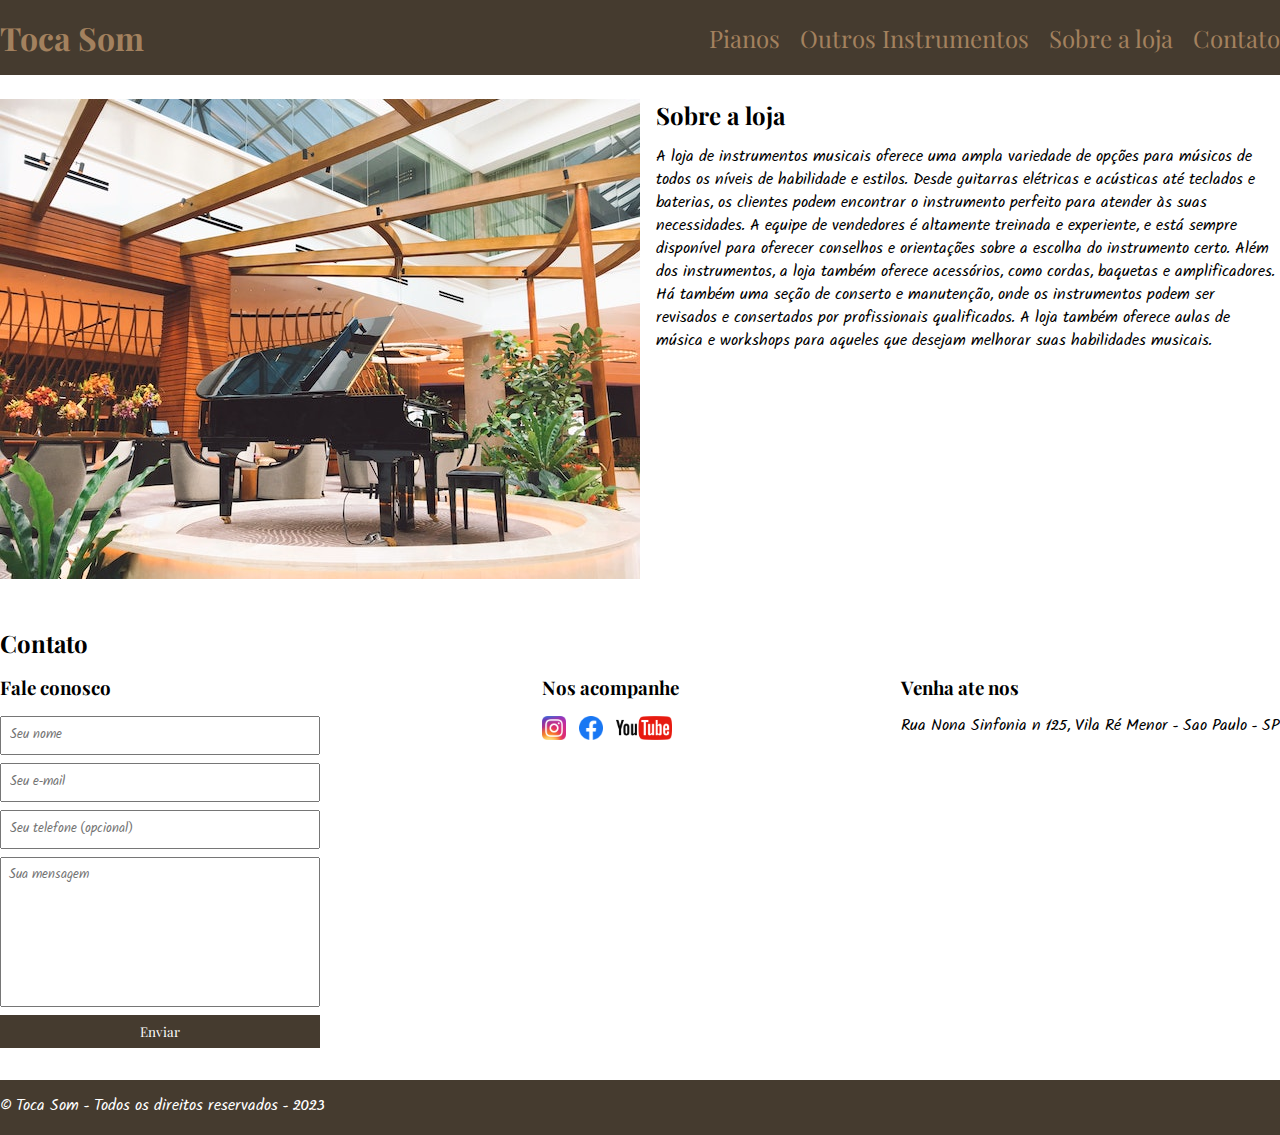
<file: index.html>
<!DOCTYPE html>
<html lang="pt-br">

  <head>

    <meta charset="UTF-8">
    <meta http-equiv="X-UA-Compatible" content="IE=edge">
    <meta name="viewport" content="width=device-width, initial-scale=1.0">
    <title>Toca Som - instrumentos musicais</title>
    <link rel="stylesheet" href="./main.css">
    <link rel="preconnect" href="https://fonts.googleapis.com">
    <link rel="preconnect" href="https://fonts.gstatic.com" crossorigin>
    <link href="https://fonts.googleapis.com/css2?family=Playfair+Display:ital@1&family=Solitreo&display=swap"
      rel="stylesheet">

  </head>

  <body>
    <header>
      <div class="container">
        <h1>Toca Som</h1>
        <nav>
          <ul>
            <li><a href="./pianos.html">Pianos</a></li>
            <li><a href="./outrosInstrumetos.html">Outros Instrumentos</a></li>
            <li><a href="#about">Sobre a loja</a></li>
            <li><a href="#contact">Contato</a></li>
          </ul>
        </nav>
      </div>
    </header>
    <section id="about">
      <div class="container">
        <img class="store-front" src="./images/loja.jpg" alt="Fachada loja da loja Games">
        <div>
          <h2>Sobre a loja</h2>
          <p>A loja de instrumentos musicais oferece uma ampla variedade de opções para músicos de todos os níveis de
            habilidade e
            estilos. Desde guitarras elétricas e acústicas até teclados e baterias, os clientes podem encontrar o
            instrumento
            perfeito para atender às suas necessidades. A equipe de vendedores é altamente treinada e experiente, e está
            sempre
            disponível para oferecer conselhos e orientações sobre a escolha do instrumento certo. Além dos
            instrumentos, a loja
            também oferece acessórios, como cordas, baquetas e amplificadores. Há também uma seção de conserto e
            manutenção, onde os
            instrumentos podem ser revisados e consertados por profissionais qualificados. A loja também oferece aulas
            de música e
            workshops para aqueles que desejam melhorar suas habilidades musicais.</p>
        </div>
      </div>
    </section>
    <section id="contact">
      <div class="container">
        <h2>Contato</h2>
        <div class="contact-methods">
          <div>
            <h3>
              Fale conosco
            </h3>
            <form>
              <input type="text" placeholder="Seu nome" required>
              <input type="email" placeholder="Seu e-mail" required>
              <input type="tel" placeholder="Seu telefone (opcional)">
              <textarea placeholder="Sua mensagem" required></textarea>
              <button type="submit">Enviar</button>
            </form>
          </div>
          <div>
            <h3>
              Nos acompanhe
            </h3>
            <ul class="social-links">
              <li>
                <a href="https://www.instagram.com/" title="Siganos no instagram">
                  <img src="./images/instagram.png" alt="Logo do Instagran">
                </a>
              </li>
              <li>
                <a href="https://www.facebook.com" title="Siganos no Facebook">
                  <img src="./images/facebook.png" alt="Logo do Facebook">
                </a>
              </li>
              <li>
                <a href="https://www.youtube.com/" title="Siganos no Youtube">
                  <img src="./images/youtube.png" alt="Logo do Youtube">
                </a>
              </li>
            </ul>
          </div>
          <div>
            <h3>
              Venha ate nos
            </h3>
            <p>Rua Nona Sinfonia n 125, Vila Ré Menor - Sao Paulo - SP</p>
          </div>
        </div>
      </div>
    </section>
    <footer>
      <div class="container">
        <p>
          &copy; Toca Som - Todos os direitos reservados - 2023
        </p>
      </div>
    </footer>
  </body>

</html>
</file>
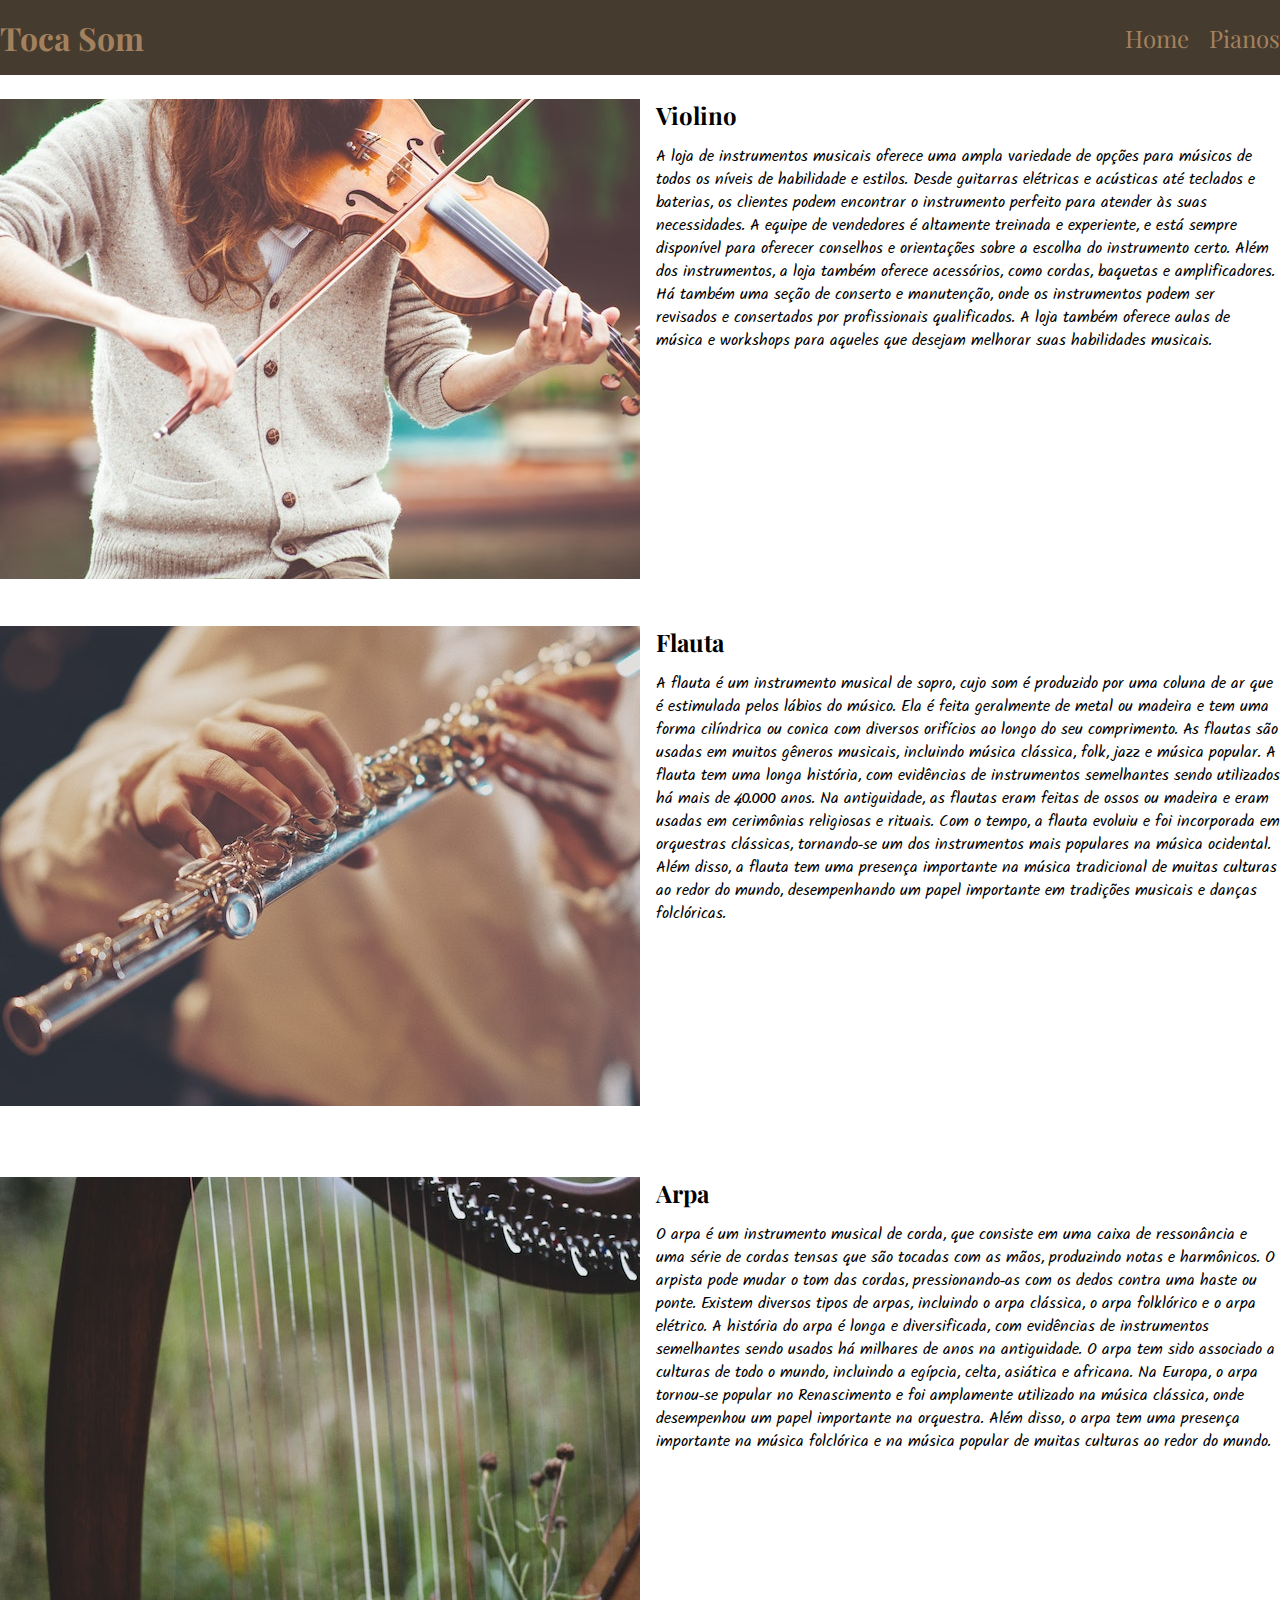
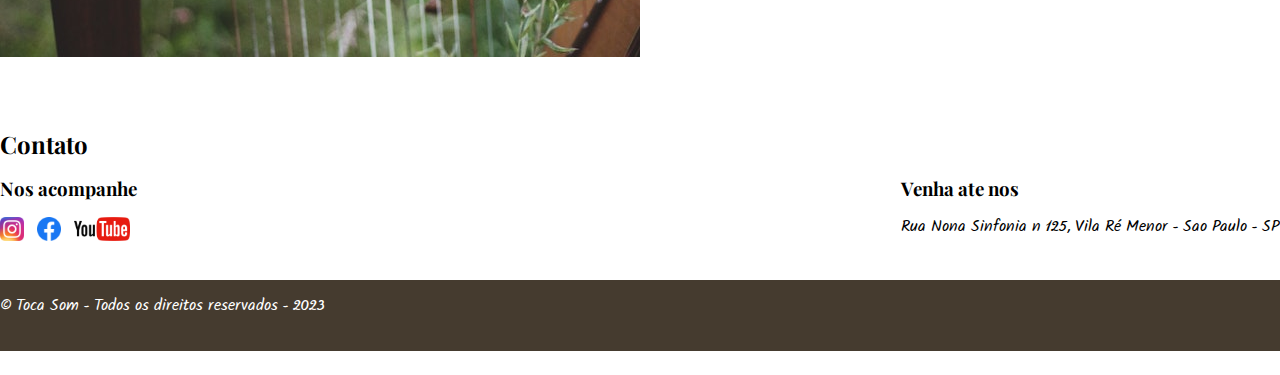
<file: outrosInstrumetos.html>
<!DOCTYPE html>
<html lang="pt-br">

  <head>
    <meta charset="UTF-8">
    <meta http-equiv="X-UA-Compatible" content="IE=edge">
    <meta name="viewport" content="width=device-width, initial-scale=1.0">
    <title>Toca Som - instrumentos musicais</title>
    <link rel="stylesheet" href="./main.css">
    <link rel="preconnect" href="https://fonts.googleapis.com">
    <link rel="preconnect" href="https://fonts.gstatic.com" crossorigin>
    <link href="https://fonts.googleapis.com/css2?family=Playfair+Display:ital@1&family=Solitreo&display=swap"
      rel="stylesheet">
  </head>

  <body>
    <header>
      <div class="container">
        <h1 href=>Toca Som</h1>
        <nav>
          <ul>
            <li><a href="./index.html">Home</a></li>
            <li><a href="./pianos.html">Pianos</a></li>


          </ul>
        </nav>
      </div>
    </header>
    <section id="about">
      <div class="container">
        <img class="store-front" src="./images/violino.jpg" alt="Fachada loja da loja Games">
        <div>
          <h2>Violino</h2>
          <p>A loja de instrumentos musicais oferece uma ampla variedade de opções para músicos de todos os níveis de
            habilidade e
            estilos. Desde guitarras elétricas e acústicas até teclados e baterias, os clientes podem encontrar o
            instrumento
            perfeito para atender às suas necessidades. A equipe de vendedores é altamente treinada e experiente, e está
            sempre
            disponível para oferecer conselhos e orientações sobre a escolha do instrumento certo. Além dos
            instrumentos, a loja
            também oferece acessórios, como cordas, baquetas e amplificadores. Há também uma seção de conserto e
            manutenção, onde os
            instrumentos podem ser revisados e consertados por profissionais qualificados. A loja também oferece aulas
            de música e
            workshops para aqueles que desejam melhorar suas habilidades musicais.</p>
        </div>
      </div>
      <br>
      <section id="about">
        <div class="container">
          <img class="store-front" src="./images/flauta.jpg" alt="Fachada loja da loja Games">
          <div>
            <h2>Flauta</h2>
            <p>A flauta é um instrumento musical de sopro, cujo som é produzido por uma coluna de ar que é estimulada
              pelos lábios do
              músico. Ela é feita geralmente de metal ou madeira e tem uma forma cilíndrica ou conica com diversos
              orifícios ao longo
              do seu comprimento. As flautas são usadas em muitos gêneros musicais, incluindo música clássica, folk,
              jazz
              e música
              popular.

              A flauta tem uma longa história, com evidências de instrumentos semelhantes sendo utilizados há mais de
              40.000 anos. Na
              antiguidade, as flautas eram feitas de ossos ou madeira e eram usadas em cerimônias religiosas e rituais.
              Com o tempo, a
              flauta evoluiu e foi incorporada em orquestras clássicas, tornando-se um dos instrumentos mais populares
              na
              música
              ocidental. Além disso, a flauta tem uma presença importante na música tradicional de muitas culturas ao
              redor do mundo,
              desempenhando um papel importante em tradições musicais e danças folclóricas.</p>
          </div>
        </div>
      </section>
      <br>
      <section id="about">
        <div class="container">
          <img class="store-front" src="./images/arpa.jpg" alt="Fachada loja da loja Games">
          <div>
            <h2>Arpa</h2>
            <p>O arpa é um instrumento musical de corda, que consiste em uma caixa de ressonância e uma série de cordas
              tensas que são
              tocadas com as mãos, produzindo notas e harmônicos. O arpista pode mudar o tom das cordas, pressionando-as
              com os dedos
              contra uma haste ou ponte. Existem diversos tipos de arpas, incluindo o arpa clássica, o arpa folklórico e
              o
              arpa
              elétrico.

              A história do arpa é longa e diversificada, com evidências de instrumentos semelhantes sendo usados há
              milhares de anos
              na antiguidade. O arpa tem sido associado a culturas de todo o mundo, incluindo a egípcia, celta, asiática
              e
              africana.
              Na Europa, o arpa tornou-se popular no Renascimento e foi amplamente utilizado na música clássica, onde
              desempenhou um
              papel importante na orquestra. Além disso, o arpa tem uma presença importante na música folclórica e na
              música popular
              de muitas culturas ao redor do mundo.</p>
          </div>
        </div>
      </section>
      <br>
      <section id="contact">
        <div class="container">
          <h2>Contato</h2>
          <div class="contact-methods">
            <div>
              <h3>
                Nos acompanhe
              </h3>
              <ul class="social-links">
                <li>
                  <a href="https://www.instagram.com/" title="Siganos no instagram">
                    <img src="./images/instagram.png" alt="Logo do Instagran">
                  </a>
                </li>
                <li>
                  <a href="https://www.facebook.com" title="Siganos no Facebook">
                    <img src="./images/facebook.png" alt="Logo do Facebook">
                  </a>
                </li>
                <li>
                  <a href="https://www.youtube.com/" title="Siganos no Youtube">
                    <img src="./images/youtube.png" alt="Logo do Youtube">
                  </a>
                </li>
              </ul>
            </div>
            <div>
              <h3>
                Venha ate nos
              </h3>
              <p>Rua Nona Sinfonia n 125, Vila Ré Menor - Sao Paulo - SP</p>
            </div>
          </div>
      </section>
      <footer>
        <div class="container">
          <p>
            &copy; Toca Som - Todos os direitos reservados - 2023
          </p>
        </div>
      </footer>
  </body>

</html>
</file>
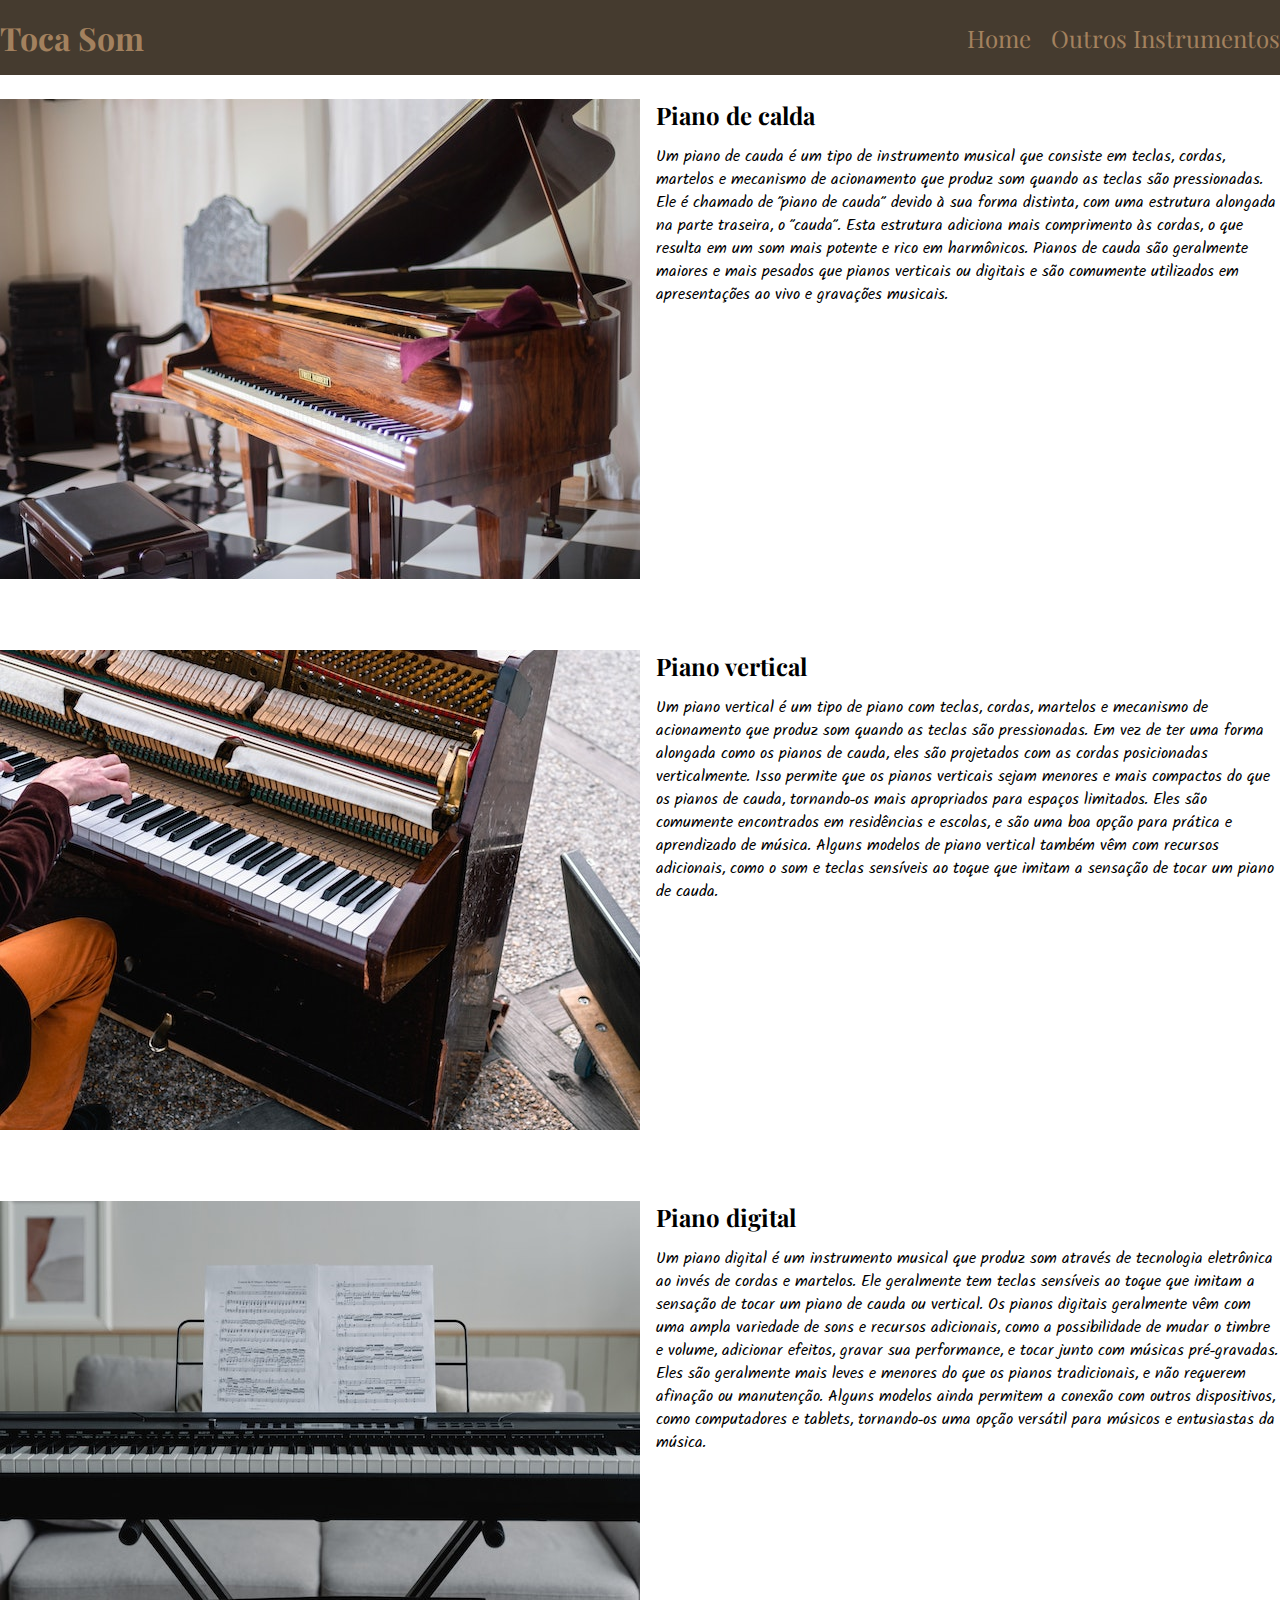
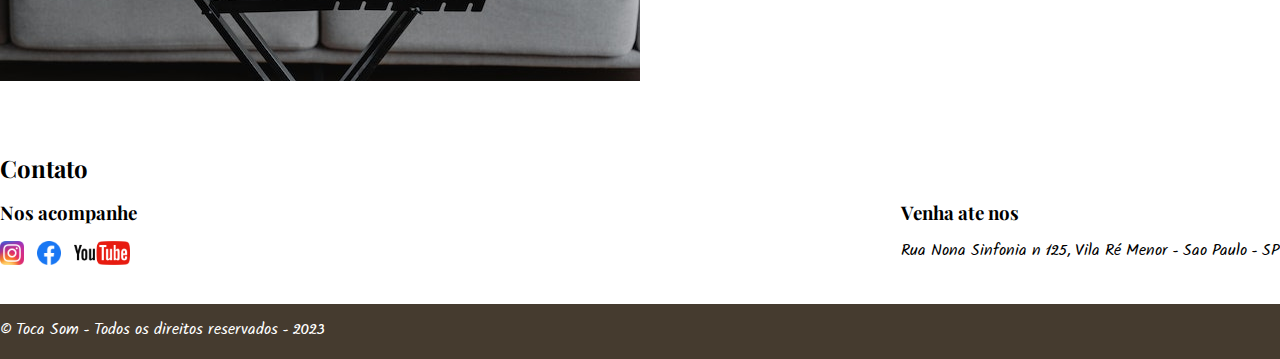
<file: pianos.html>
<!DOCTYPE html>
<html lang="pt-br">

  <head>
    <meta charset="UTF-8">
    <meta http-equiv="X-UA-Compatible" content="IE=edge">
    <meta name="viewport" content="width=device-width, initial-scale=1.0">
    <title>Pianos</title>
    <link rel="stylesheet" href="./main.css">
    <link rel="preconnect" href="https://fonts.googleapis.com">
    <link rel="preconnect" href="https://fonts.gstatic.com" crossorigin>
    <link href="https://fonts.googleapis.com/css2?family=Playfair+Display:ital@1&family=Solitreo&display=swap"
      rel="stylesheet">
  </head>

  <body>
    <header>
      <div class="container">
        <h1>Toca Som</h1>
        <nav>
          <ul>
            <li><a href="./index.html">Home</a></li>
            <li><a href="./outrosInstrumetos.html">Outros Instrumentos</a></li>

          </ul>
        </nav>
      </div>
    </header>
    <section id="about">
      <div class="container">
        <img class="store-front" src="./images/piano_de_cauda.jpg" alt="Fachada loja da loja Games">
        <div>
          <h2>Piano de calda</h2>
          <p>Um piano de cauda é um tipo de instrumento musical que consiste em teclas, cordas, martelos e mecanismo de
            acionamento
            que produz som quando as teclas são pressionadas. Ele é chamado de "piano de cauda" devido à sua forma
            distinta, com uma
            estrutura alongada na parte traseira, o "cauda". Esta estrutura adiciona mais comprimento às cordas, o que
            resulta em um
            som mais potente e rico em harmônicos. Pianos de cauda são geralmente maiores e mais pesados que pianos
            verticais ou
            digitais e são comumente utilizados em apresentações ao vivo e gravações musicais.</p>
        </div>
      </div>
    </section>
    <br>
    <section id="about">
      <div class="container">
        <img class="store-front" src="./images/piano_vertical.jpg" alt="Fachada loja da loja Games">
        <div>
          <h2>Piano vertical</h2>
          <p>Um piano vertical é um tipo de piano com teclas, cordas, martelos e mecanismo de acionamento que produz
            som quando as
            teclas são pressionadas. Em vez de ter uma forma alongada como os pianos de cauda, eles são projetados com
            as cordas
            posicionadas verticalmente. Isso permite que os pianos verticais sejam menores e mais compactos do que os
            pianos de
            cauda, tornando-os mais apropriados para espaços limitados. Eles são comumente encontrados em residências
            e escolas, e
            são uma boa opção para prática e aprendizado de música. Alguns modelos de piano vertical também vêm com
            recursos
            adicionais, como o som e teclas sensíveis ao toque que imitam a sensação de tocar um piano de cauda.</p>
        </div>
      </div>
    </section>
    <br>
    <section id="about">
      <div class="container">
        <img class="store-front" src="./images/piano_digital.jpg" alt="Fachada loja da loja Games">
        <div>
          <h2>Piano digital</h2>
          <p>Um piano digital é um instrumento musical que produz som através de tecnologia eletrônica ao invés de
            cordas e martelos.
            Ele geralmente tem teclas sensíveis ao toque que imitam a sensação de tocar um piano de cauda ou
            vertical. Os pianos
            digitais geralmente vêm com uma ampla variedade de sons e recursos adicionais, como a possibilidade de
            mudar o timbre e
            volume, adicionar efeitos, gravar sua performance, e tocar junto com músicas pré-gravadas. Eles são
            geralmente mais
            leves e menores do que os pianos tradicionais, e não requerem afinação ou manutenção. Alguns modelos
            ainda permitem a
            conexão com outros dispositivos, como computadores e tablets, tornando-os uma opção versátil para
            músicos e entusiastas
            da música.</p>
        </div>
      </div>
      <br>
    </section>
    <section id="contact">
      <div class="container">
        <h2>Contato</h2>
        <div class="contact-methods">
          <div>
            <h3>
              Nos acompanhe
            </h3>
            <ul class="social-links">
              <li>
                <a href="https://www.instagram.com/" title="Siganos no instagram">
                  <img src="./images/instagram.png" alt="Logo do Instagran">
                </a>
              </li>
              <li>
                <a href="https://www.facebook.com" title="Siganos no Facebook">
                  <img src="./images/facebook.png" alt="Logo do Facebook">
                </a>
              </li>
              <li>
                <a href="https://www.youtube.com/" title="Siganos no Youtube">
                  <img src="./images/youtube.png" alt="Logo do Youtube">
                </a>
              </li>
            </ul>
          </div>
          <div>
            <h3>
              Venha ate nos
            </h3>
            <p>Rua Nona Sinfonia n 125, Vila Ré Menor - Sao Paulo - SP</p>
          </div>
        </div>
      </div>
    </section>
    <footer>
      <div class="container">
        <p>
          &copy; Toca Som - Todos os direitos reservados - 2023
        </p>
      </div>
    </footer>
  </body>

</html>
</file>
<file: main.css>
* {
  margin: 0;
  padding: 0;
  box-sizing: border-box;
}
header,
section h2,
section h3,
form button {
  font-family: "Playfair Display", serif;
}
body,
input,
textarea {
  font-family: "Solitreo", cursive;
}
header {
  padding: 16px 0;
  background-color: #453b2f;
  color: #a3815e;
}
header nav li {
  display: inline;
  margin-left: 16px;
  font-size: 24px;
}

header nav li a {
  color: #a3815e;
  text-decoration: none;
}

.container {
  max-width: 1280px;
  width: 100%;
  margin: 0 auto;
}

header .container,
section .container {
  display: flex;
  align-items: center;
  justify-content: space-between;
}

section .container {
  align-items: flex-start;
}

section {
  padding: 24px 0;
}

section h2 {
  margin-bottom: 16px;
}
section p {
  margin-bottom: 16px;
}

.store-front {
  margin-right: 16px;
}

.social-links img {
  height: 24px;
}

.social-links li {
  display: inline;
  margin-right: 8px;
}
.social-links li a {
  text-decoration: none;
}
#contact .container {
  display: block;
}

.contact-methods {
  display: flex;
  justify-content: space-between;
}

form input,
form textarea,
form button {
  display: block;
  width: 320px;
  margin-bottom: 8px;
  padding: 8px;
}

form textarea {
  resize: none;
  height: 150px;
}

section h3 {
  margin-bottom: 16px;
}

form button {
  background-color: #453b2f;
  color: #fff;
  border: none;
  cursor: pointer;
}
form button:hover {
  background-color: #652273;
}
input:focus,
textarea:focus {
  outline-color: #9f1696;
}

footer {
  background-color: #453b2f;
  color: #fff;
  padding: 16px 0;
}
</file>
